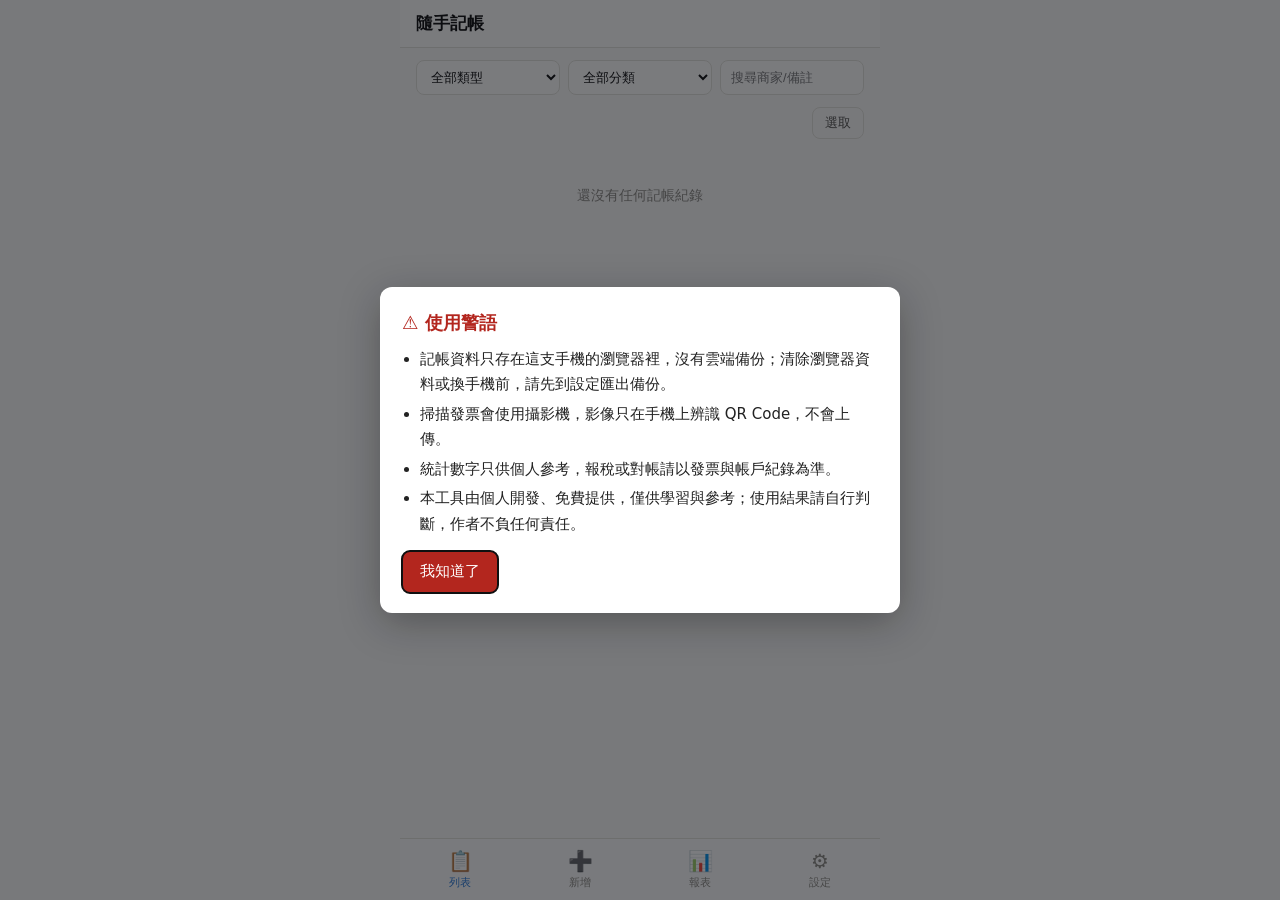
<file: index.html>
<!DOCTYPE html>
<html lang="zh-TW">
<head>
<meta charset="UTF-8">
<meta name="viewport" content="width=device-width, initial-scale=1, viewport-fit=cover">
<title>隨手記帳</title>
<meta name="theme-color" content="#2a78d6">
<link rel="manifest" href="manifest.json">
<link rel="icon" href="icons/icon-192.png">
<link rel="apple-touch-icon" href="icons/icon-192.png">
<link rel="stylesheet" href="css/app.css">
</head>
<body>
<div id="app">
  <div id="marqueeBar"><div id="marqueeTrack"></div></div>
  <header class="topbar">
    <h1 id="topbar-title">隨手記帳</h1>
    <button id="topbar-action" class="topbar-action" style="display:none"></button>
  </header>

  <main id="main"></main>

  <nav class="bottom-nav">
    <a href="#/list" data-route="list"><span class="icon">📋</span>列表</a>
    <a href="#/entry" data-route="entry"><span class="icon">➕</span>新增</a>
    <a href="#/reports" data-route="reports"><span class="icon">📊</span>報表</a>
    <a href="#/settings" data-route="settings"><span class="icon">⚙️</span>設定</a>
  </nav>
</div>

<div id="scan-overlay" class="scan-overlay" style="display:none">
  <button class="scan-close" id="scan-close">✕</button>
  <div class="scan-hint" id="scan-hint">將電子發票 QR Code 對準框內</div>
  <video id="scan-video" playsinline muted></video>
  <div class="scan-frame"></div>
  <div id="scan-status" class="scan-status" style="display:none">
    <p id="scan-status-text"></p>
    <div class="scan-status-actions">
      <button id="scan-retry" type="button">重試</button>
      <button id="scan-manual" type="button">改用手動輸入</button>
    </div>
  </div>
</div>

<div id="toast-container"></div>

<script src="lib/jsqr.min.js"></script>
<script src="js/db.js"></script>
<script src="js/invoice-parser.js"></script>
<script src="js/scanner.js"></script>
<script src="js/charts.js"></script>
<script src="js/backup.js"></script>
<script src="js/app.js"></script>
<script>
/* 頂部跑馬燈 — 獨立運作，跟上面記帳邏輯無關；內容抓自工作區共用的授權伺服器
   （doPost 不論序號是否有效都會附上 marquee 陣列，這個 App 沒有序號登入機制，
   所以直接帶空序號打，只取 marquee 欄位）。跟其他共用同一份跑馬燈 Google Sheet
   的工具改內容互通，不需要分開維護。 */
(function () {
  'use strict';
  var MARQUEE_CHECK_URL = "https://script.google.com/macros/s/AKfycbwKX0DNNbY8y4nf90BFTHtxgfqJcHHcZasRrgycl4QAe52_hkjMWSkYk4xOsqU-JPCROw/exec";
  var STORAGE_KEY = 'etpMarquee';
  var REFRESH_MS = 20 * 60 * 1000;

  var bar = document.getElementById('marqueeBar');
  var track = document.getElementById('marqueeTrack');
  var lastKey = null;

  function loadCache() {
    try { return JSON.parse(localStorage.getItem(STORAGE_KEY) || '[]'); } catch (e) { return []; }
  }
  function saveCache(items) {
    try { localStorage.setItem(STORAGE_KEY, JSON.stringify(items)); } catch (e) {}
  }
  // 把「[文字](https://...)」語法轉成可點擊連結，其餘文字維持純文字（用 createTextNode 避免 XSS）
  function appendParsedText(container, text) {
    var re = /\[([^\]]+)\]\((https?:\/\/[^\s)]+)\)/g;
    var lastIndex = 0, m;
    while ((m = re.exec(text))) {
      if (m.index > lastIndex) container.appendChild(document.createTextNode(text.slice(lastIndex, m.index)));
      var a = document.createElement('a');
      a.href = m[2];
      a.textContent = m[1];
      a.target = '_blank';
      a.rel = 'noopener noreferrer';
      a.style.color = 'inherit';
      a.style.textDecoration = 'underline';
      container.appendChild(a);
      lastIndex = re.lastIndex;
    }
    if (lastIndex < text.length) container.appendChild(document.createTextNode(text.slice(lastIndex)));
  }
  function buildTrackContent(items) {
    var frag = document.createDocumentFragment();
    function appendPass() {
      items.forEach(function (item, idx) {
        if (idx > 0) frag.appendChild(document.createTextNode('　★　'));
        appendParsedText(frag, item);
      });
    }
    appendPass();
    frag.appendChild(document.createTextNode('　★　'));
    appendPass();
    return frag;
  }
  function render(items) {
    if (!items || !items.length) return;
    var key = JSON.stringify(items);
    if (key === lastKey) return;   // 內容沒變就不重繪，避免 CSS animation 被重置而歸零重跑
    lastKey = key;
    track.innerHTML = '';
    track.appendChild(buildTrackContent(items));
    bar.classList.add('show');
    var width = track.scrollWidth / 2;
    track.style.animationDuration = Math.max(width / 80, 10) + 's';
  }
  function fetchMarquee() {
    fetch(MARQUEE_CHECK_URL, { method: 'POST', body: JSON.stringify({ serial: '' }) })
      .then(function (r) { return r.json(); })
      .then(function (data) {
        if (data && Array.isArray(data.marquee) && data.marquee.length) {
          saveCache(data.marquee);
          render(data.marquee);
        }
      })
      .catch(function () {});
  }

  render(loadCache());
  fetchMarquee();
  setInterval(fetchMarquee, REFRESH_MS);
})();
</script>

<!-- 使用警語（2026-11-20 補齊標準配備）：頁面上的入口加在訪客計數器旁，首次造訪自動跳出一次 -->
<style>
.mkw-mask{position:fixed;inset:0;background:rgba(15,18,22,.55);display:flex;align-items:center;justify-content:center;padding:16px;z-index:2147483000}
.mkw-box{background:#fff;color:#222;max-width:520px;width:100%;max-height:calc(100vh - 32px);overflow:auto;border-radius:12px;padding:20px 22px;box-shadow:0 10px 40px rgba(0,0,0,.3);font:15px/1.7 "Microsoft JhengHei","PingFang TC",system-ui,sans-serif;text-align:left}
.mkw-box h2{margin:0 0 8px;font-size:1.15rem;color:#b3261e}
.mkw-box ul{margin:0 0 14px;padding-left:1.2em}
.mkw-box li{margin:4px 0}
.mkw-box button{font:inherit;background:#b3261e;color:#fff;border:0;border-radius:8px;padding:8px 18px;cursor:pointer}
.mkw-link{color:inherit;cursor:pointer;text-decoration:underline}
.mkw-pill{position:fixed;left:10px;bottom:calc(10px + env(safe-area-inset-bottom,0px));z-index:2147482000;background:rgba(255,255,255,.92);color:#b3261e;border:1px solid #b3261e;border-radius:999px;padding:3px 10px;font:13px/1.4 "Microsoft JhengHei",system-ui,sans-serif;cursor:pointer}
@media (prefers-color-scheme:dark){.mkw-box{background:#24272b;color:#eee}.mkw-box h2{color:#ff8a80}}
</style>
<script>
(function(){
  var C = {"key":"mkw.expense-tracker-pwa.seen","items":["記帳資料只存在這支手機的瀏覽器裡，沒有雲端備份；清除瀏覽器資料或換手機前，請先到設定匯出備份。","掃描發票會使用攝影機，影像只在手機上辨識 QR Code，不會上傳。","統計數字只供個人參考，報稅或對帳請以發票與帳戶紀錄為準。","本工具由個人開發、免費提供，僅供學習與參考；使用結果請自行判斷，作者不負任何責任。"],"noPill":true};
  function open(){
    if(document.querySelector('.mkw-mask')) return;
    var m = document.createElement('div'); m.className = 'mkw-mask'; m.setAttribute('role', 'dialog'); m.setAttribute('aria-modal', 'true'); m.setAttribute('aria-label', '使用警語');
    var b = document.createElement('div'); b.className = 'mkw-box';
    var h = document.createElement('h2'); h.textContent = '⚠ 使用警語'; b.appendChild(h);
    var ul = document.createElement('ul'); C.items.forEach(function(t){ var li = document.createElement('li'); li.textContent = t; ul.appendChild(li); }); b.appendChild(ul);
    var ok = document.createElement('button'); ok.type = 'button'; ok.textContent = '我知道了'; b.appendChild(ok);
    function close(){ m.remove(); document.removeEventListener('keydown', esc, true); try{ localStorage.setItem(C.key, '1'); }catch(e){} }
    function esc(e){ if(e.key === 'Escape'){ e.stopPropagation(); close(); } }
    ok.addEventListener('click', close); m.addEventListener('click', function(e){ if(e.target === m) close(); });
    document.addEventListener('keydown', esc, true);
    m.appendChild(b); document.body.appendChild(m); ok.focus();
  }
  function link(){ var a = document.createElement('a'); a.href = '#'; a.className = 'mkw-link'; a.textContent = '⚠ 使用警語'; a.addEventListener('click', function(e){ e.preventDefault(); open(); }); return a; }
  // 入口放在訪客計數器旁邊（計數器是 JS 晚產生的也會補上）
  function attach(){
    var imgs = document.querySelectorAll('img[src*="visitor-badge"], img[src*="hits.sh"], img[src*="countapi"]'), n = 0;
    Array.prototype.forEach.call(imgs, function(img){
      var host = img.closest('a') || img;
      if(host.previousSibling && host.previousSibling.className === 'mkw-sep') { n++; return; }
      var s = document.createElement('span'); s.className = 'mkw-sep'; s.appendChild(link()); s.appendChild(document.createTextNode('　'));
      host.parentNode.insertBefore(s, host); n++;
    });
    return n;
  }
  function init(){
    var found = attach();
    if(!found && !C.noPill){ var p = document.createElement('button'); p.type = 'button'; p.className = 'mkw-pill'; p.textContent = '⚠ 使用警語'; p.addEventListener('click', open); document.body.appendChild(p); }
    var tm = null; if(window.MutationObserver) new MutationObserver(function(){ if(tm) return; tm = setTimeout(function(){ tm = null; attach(); }, 400); }).observe(document.body, {childList: true, subtree: true});
    var seen = false; try{ seen = localStorage.getItem(C.key) === '1'; }catch(e){ seen = true; }
    if(!seen) setTimeout(open, 600);
  }
  if(document.readyState === 'loading') document.addEventListener('DOMContentLoaded', init); else init();
})();
</script>
</body>
</html>
</file>
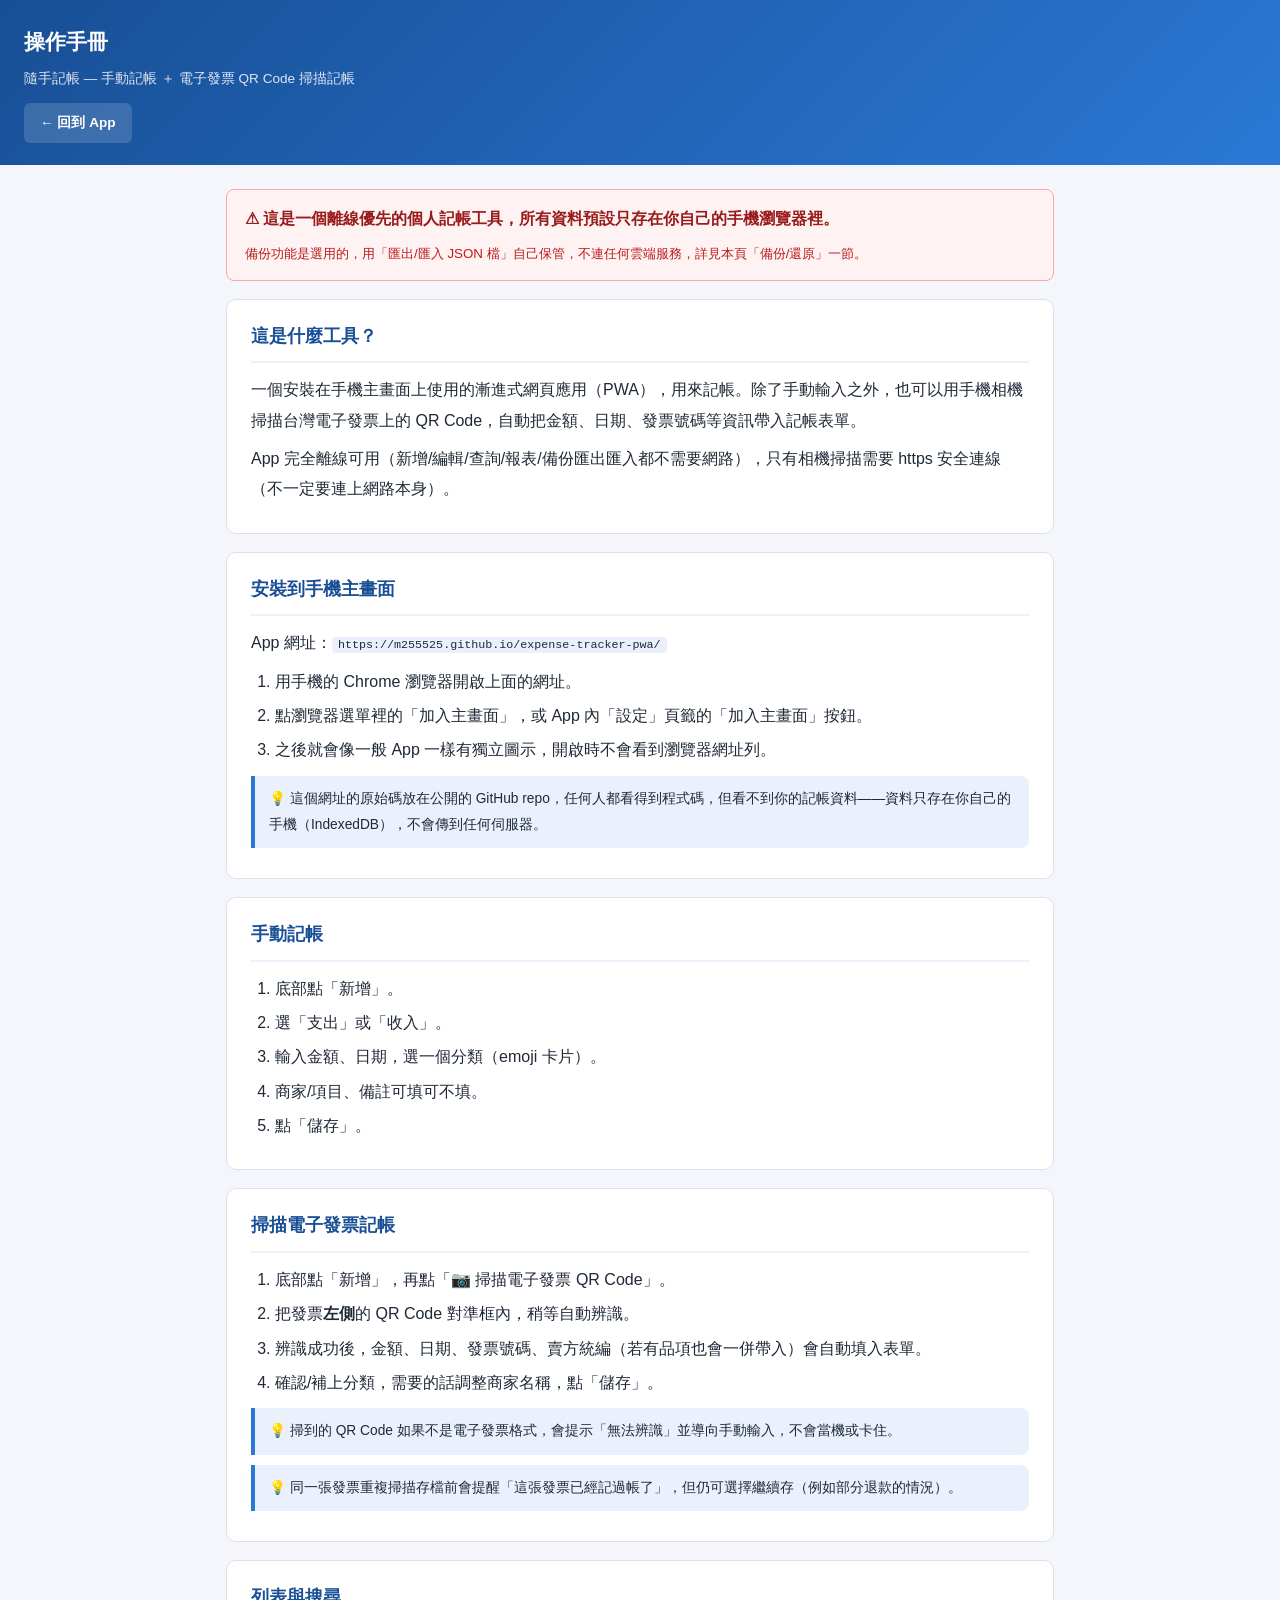
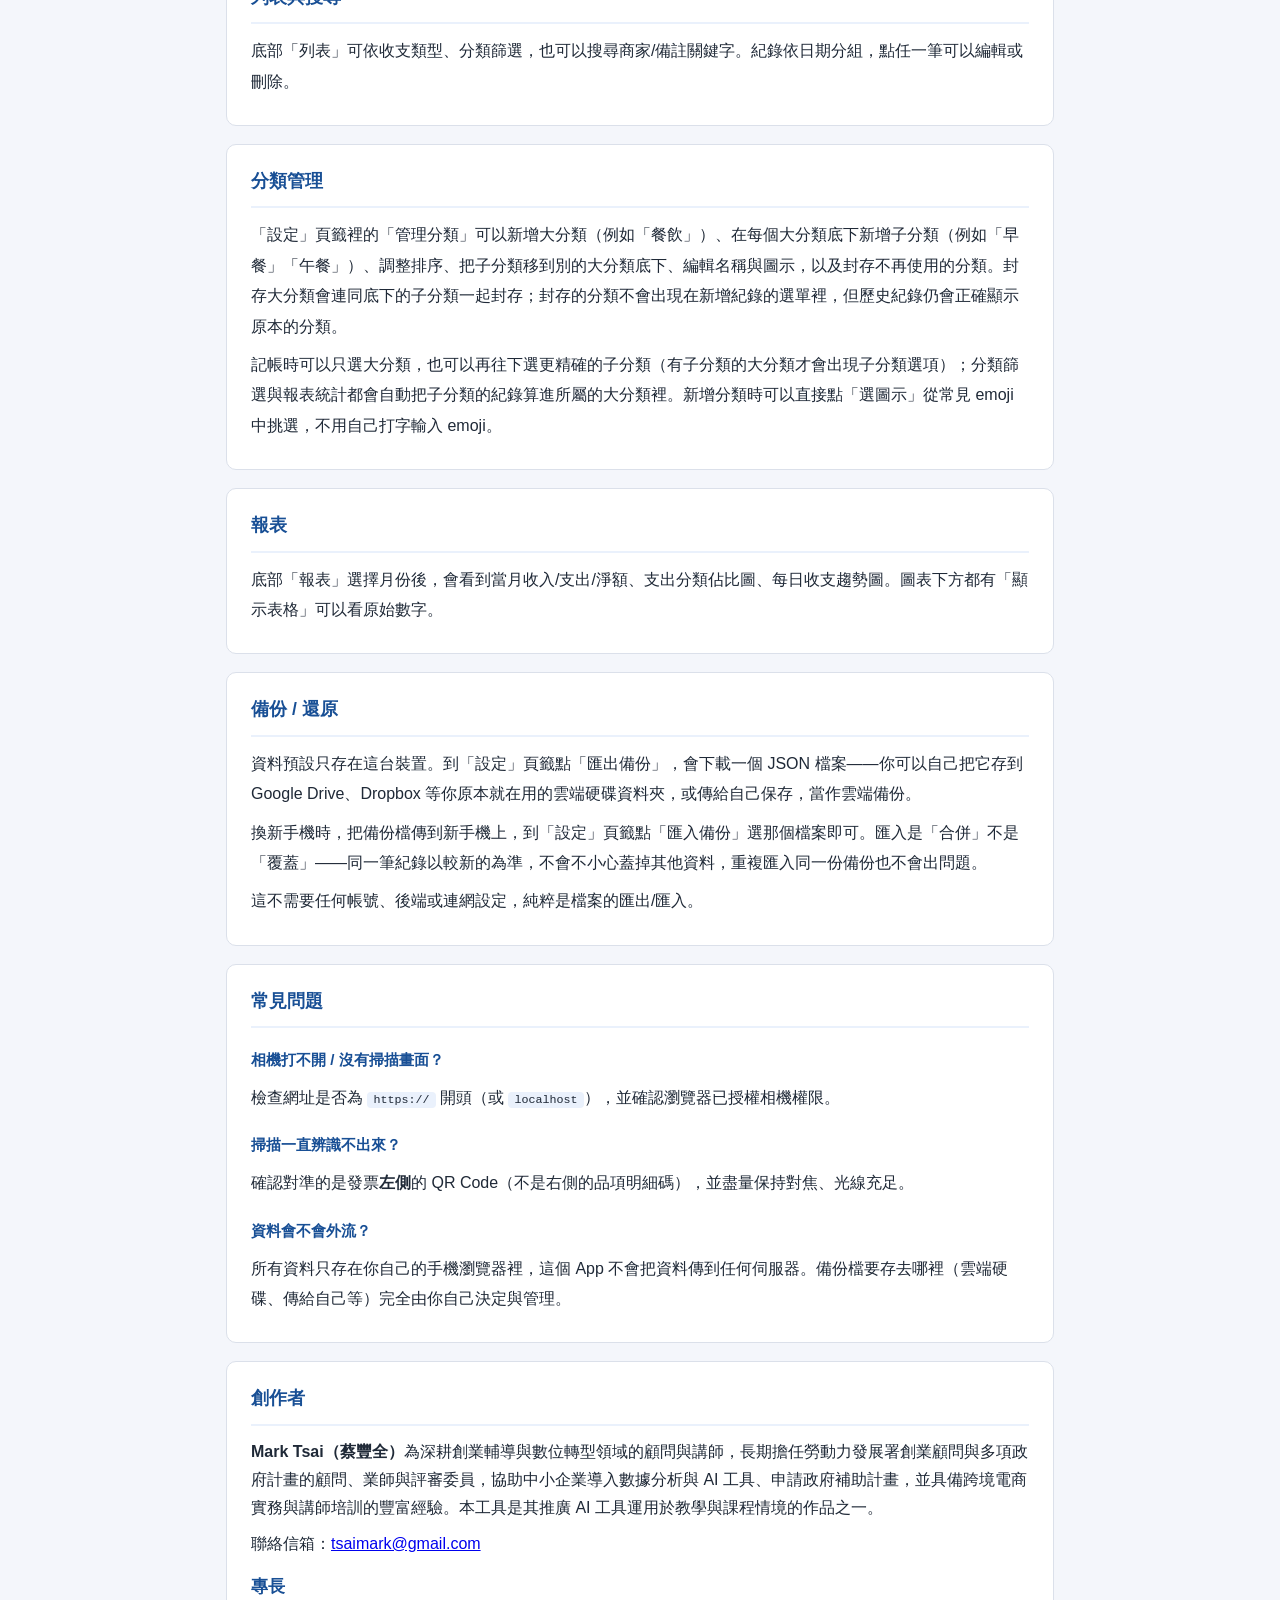
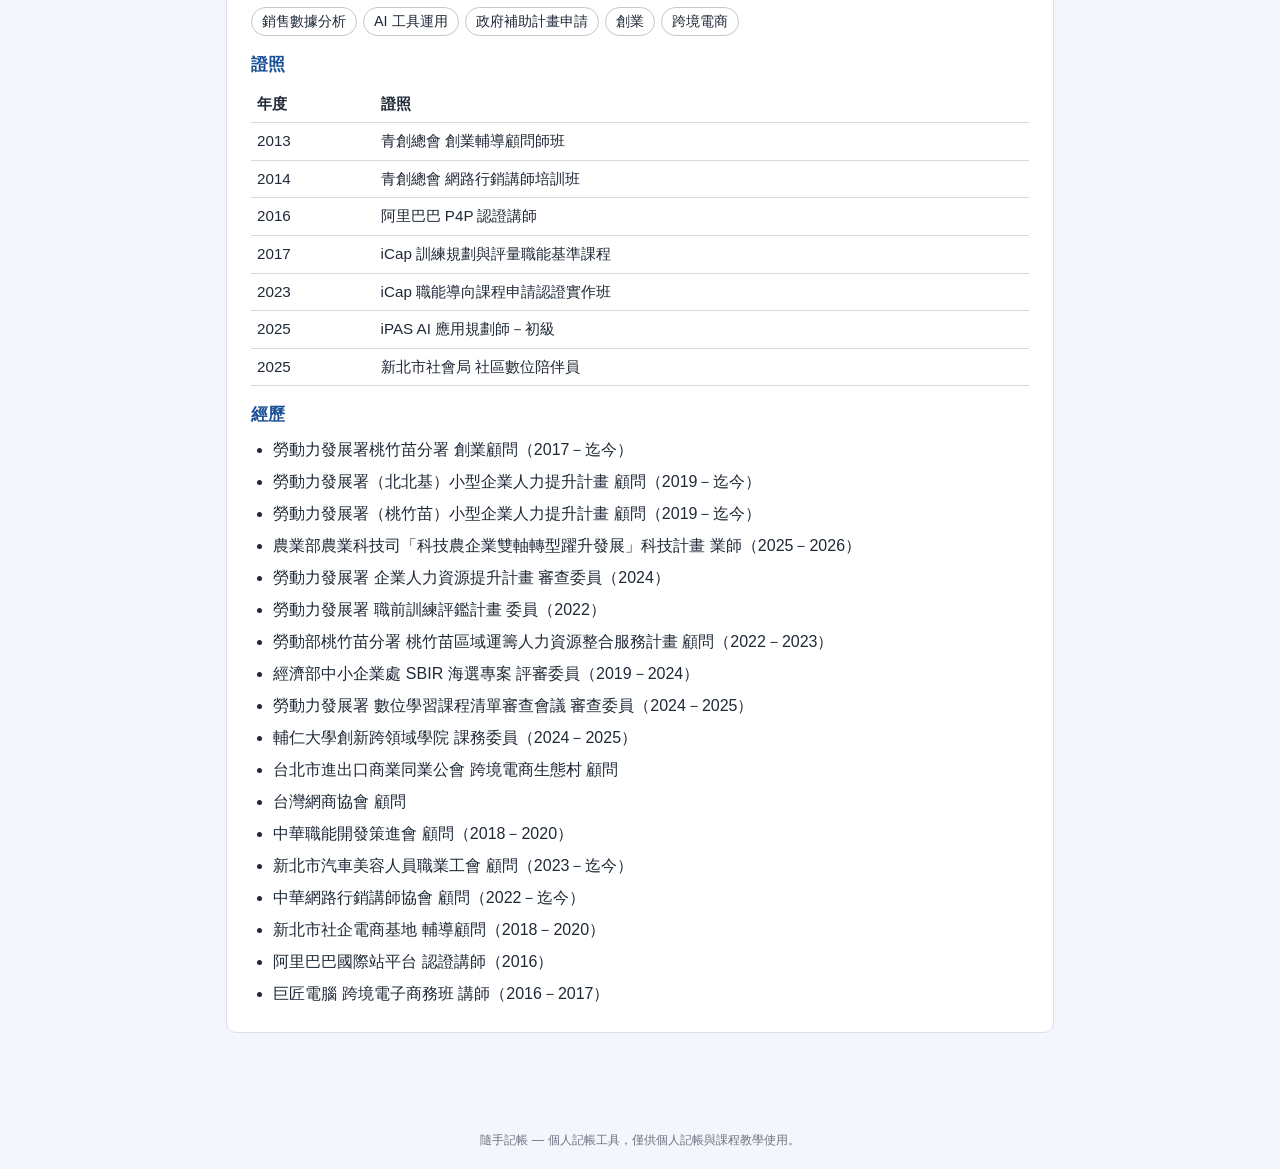
<file: manual.html>
<!DOCTYPE html>
<html lang="zh-Hant">
<head>
<meta charset="UTF-8">
<meta name="viewport" content="width=device-width, initial-scale=1.0">
<title>操作手冊｜隨手記帳</title>
<style>
  :root{
    --accent:#2a78d6; --accent-dark:#184f95; --bg:#f4f6fb; --card:#ffffff;
    --border:#dbe0ea; --text:#1f2937; --muted:#6b7280; --danger:#dc2626;
  }
  *{box-sizing:border-box;}
  body{
    margin:0; font-family:"Microsoft JhengHei","PingFang TC",sans-serif;
    background:var(--bg); color:var(--text); line-height:1.9;
  }
  header{
    background:linear-gradient(135deg,var(--accent-dark),var(--accent));
    color:#fff; padding:22px 24px;
  }
  header h1{font-size:1.3rem; margin:0;}
  header p{margin:4px 0 0; font-size:.85rem; opacity:.85;}
  header a{
    display:inline-block; margin-top:12px; color:#fff; text-decoration:none;
    background:rgba(255,255,255,.15); padding:7px 16px; border-radius:6px; font-size:.85rem; font-weight:600;
  }
  header a:hover{background:rgba(255,255,255,.28);}
  main{max-width:860px; margin:0 auto; padding:24px 16px 60px;}
  .card{
    background:var(--card); border:1px solid var(--border); border-radius:10px;
    padding:20px 24px; margin-bottom:18px;
  }
  h2{
    font-size:1.1rem; color:var(--accent-dark); margin:0 0 12px;
    padding-bottom:8px; border-bottom:2px solid #eaf1fc;
  }
  h3{font-size:.95rem; color:var(--accent-dark); margin:18px 0 6px;}
  p{margin:8px 0;}
  ul,ol{margin:8px 0; padding-left:24px;}
  li{margin:4px 0;}
  code{background:#eaf1fc; padding:1px 6px; border-radius:4px; font-size:.9em;}
  .warning{
    background:#fef2f2; border:1px solid #fca5a5; border-radius:8px;
    padding:14px 18px; color:#991b1b; font-weight:600; margin-bottom:18px;
  }
  .warning small{display:block; font-weight:400; margin-top:6px; color:#b91c1c;}
  .tip{
    background:#eaf1fc; border-left:4px solid var(--accent); border-radius:0 8px 8px 0;
    padding:10px 14px; font-size:.86rem; margin:10px 0;
  }
  .badge{
    display:inline-block; background:#eaf1fc; color:var(--accent-dark);
    border-radius:999px; padding:2px 12px; font-size:.78rem; font-weight:600; margin-right:6px;
  }
  footer{text-align:center; padding:18px; font-size:.78rem; color:var(--muted); line-height:1.8;}
  footer a{color:var(--accent);}
</style>
</head>
<body>

<header>
  <h1>操作手冊</h1>
  <p>隨手記帳 — 手動記帳 ＋ 電子發票 QR Code 掃描記帳</p>
  <a href="index.html">← 回到 App</a>
</header>

<main>

<div class="warning">
  ⚠ 這是一個離線優先的個人記帳工具，所有資料預設只存在你自己的手機瀏覽器裡。
  <small>備份功能是選用的，用「匯出/匯入 JSON 檔」自己保管，不連任何雲端服務，詳見本頁「備份/還原」一節。</small>
</div>

<div class="card">
  <h2>這是什麼工具？</h2>
  <p>一個安裝在手機主畫面上使用的漸進式網頁應用（PWA），用來記帳。除了手動輸入之外，也可以用手機相機掃描台灣電子發票上的 QR Code，自動把金額、日期、發票號碼等資訊帶入記帳表單。</p>
  <p>App 完全離線可用（新增/編輯/查詢/報表/備份匯出匯入都不需要網路），只有相機掃描需要 https 安全連線（不一定要連上網路本身）。</p>
</div>

<div class="card">
  <h2>安裝到手機主畫面</h2>
  <p>App 網址：<code>https://m255525.github.io/expense-tracker-pwa/</code></p>
  <ol>
    <li>用手機的 Chrome 瀏覽器開啟上面的網址。</li>
    <li>點瀏覽器選單裡的「加入主畫面」，或 App 內「設定」頁籤的「加入主畫面」按鈕。</li>
    <li>之後就會像一般 App 一樣有獨立圖示，開啟時不會看到瀏覽器網址列。</li>
  </ol>
  <div class="tip">💡 這個網址的原始碼放在公開的 GitHub repo，任何人都看得到程式碼，但看不到你的記帳資料——資料只存在你自己的手機（IndexedDB），不會傳到任何伺服器。</div>
</div>

<div class="card">
  <h2>手動記帳</h2>
  <ol>
    <li>底部點「新增」。</li>
    <li>選「支出」或「收入」。</li>
    <li>輸入金額、日期，選一個分類（emoji 卡片）。</li>
    <li>商家/項目、備註可填可不填。</li>
    <li>點「儲存」。</li>
  </ol>
</div>

<div class="card">
  <h2>掃描電子發票記帳</h2>
  <ol>
    <li>底部點「新增」，再點「📷 掃描電子發票 QR Code」。</li>
    <li>把發票<strong>左側</strong>的 QR Code 對準框內，稍等自動辨識。</li>
    <li>辨識成功後，金額、日期、發票號碼、賣方統編（若有品項也會一併帶入）會自動填入表單。</li>
    <li>確認/補上分類，需要的話調整商家名稱，點「儲存」。</li>
  </ol>
  <div class="tip">💡 掃到的 QR Code 如果不是電子發票格式，會提示「無法辨識」並導向手動輸入，不會當機或卡住。</div>
  <div class="tip">💡 同一張發票重複掃描存檔前會提醒「這張發票已經記過帳了」，但仍可選擇繼續存（例如部分退款的情況）。</div>
</div>

<div class="card">
  <h2>列表與搜尋</h2>
  <p>底部「列表」可依收支類型、分類篩選，也可以搜尋商家/備註關鍵字。紀錄依日期分組，點任一筆可以編輯或刪除。</p>
</div>

<div class="card">
  <h2>分類管理</h2>
  <p>「設定」頁籤裡的「管理分類」可以新增大分類（例如「餐飲」）、在每個大分類底下新增子分類（例如「早餐」「午餐」）、調整排序、把子分類移到別的大分類底下、編輯名稱與圖示，以及封存不再使用的分類。封存大分類會連同底下的子分類一起封存；封存的分類不會出現在新增紀錄的選單裡，但歷史紀錄仍會正確顯示原本的分類。</p>
  <p>記帳時可以只選大分類，也可以再往下選更精確的子分類（有子分類的大分類才會出現子分類選項）；分類篩選與報表統計都會自動把子分類的紀錄算進所屬的大分類裡。新增分類時可以直接點「選圖示」從常見 emoji 中挑選，不用自己打字輸入 emoji。</p>
</div>

<div class="card">
  <h2>報表</h2>
  <p>底部「報表」選擇月份後，會看到當月收入/支出/淨額、支出分類佔比圖、每日收支趨勢圖。圖表下方都有「顯示表格」可以看原始數字。</p>
</div>

<div class="card">
  <h2>備份 / 還原</h2>
  <p>資料預設只存在這台裝置。到「設定」頁籤點「匯出備份」，會下載一個 JSON 檔案——你可以自己把它存到 Google Drive、Dropbox 等你原本就在用的雲端硬碟資料夾，或傳給自己保存，當作雲端備份。</p>
  <p>換新手機時，把備份檔傳到新手機上，到「設定」頁籤點「匯入備份」選那個檔案即可。匯入是「合併」不是「覆蓋」——同一筆紀錄以較新的為準，不會不小心蓋掉其他資料，重複匯入同一份備份也不會出問題。</p>
  <p>這不需要任何帳號、後端或連網設定，純粹是檔案的匯出/匯入。</p>
</div>

<div class="card">
  <h2>常見問題</h2>
  <h3>相機打不開 / 沒有掃描畫面？</h3>
  <p>檢查網址是否為 <code>https://</code> 開頭（或 <code>localhost</code>），並確認瀏覽器已授權相機權限。</p>
  <h3>掃描一直辨識不出來？</h3>
  <p>確認對準的是發票<strong>左側</strong>的 QR Code（不是右側的品項明細碼），並盡量保持對焦、光線充足。</p>
  <h3>資料會不會外流？</h3>
  <p>所有資料只存在你自己的手機瀏覽器裡，這個 App 不會把資料傳到任何伺服器。備份檔要存去哪裡（雲端硬碟、傳給自己等）完全由你自己決定與管理。</p>
</div>

<div class="card" id="creator">
  <h2>創作者</h2>
<div class="mk-creator">
<style>.mk-creator{line-height:1.75}.mk-creator h3{margin:14px 0 6px;font-size:1.05em}.mk-creator table{width:100%;border-collapse:collapse;font-size:.95em}.mk-creator td,.mk-creator th{text-align:left;padding:5px 6px;border-bottom:1px solid rgba(128,128,128,.3);vertical-align:top}.mk-creator th{white-space:nowrap}.mk-creator ul{margin:4px 0;padding-left:1.4em}.mk-creator .mk-tags{display:flex;flex-wrap:wrap;gap:6px;margin:4px 0}.mk-creator .mk-tags span{border:1px solid rgba(128,128,128,.45);border-radius:999px;padding:1px 10px;font-size:.9em}</style>
<p><b>Mark Tsai（蔡豐全）</b>為深耕創業輔導與數位轉型領域的顧問與講師，長期擔任勞動力發展署創業顧問與多項政府計畫的顧問、業師與評審委員，協助中小企業導入數據分析與 AI 工具、申請政府補助計畫，並具備跨境電商實務與講師培訓的豐富經驗。本工具是其推廣 AI 工具運用於教學與課程情境的作品之一。</p>
<p>聯絡信箱：<a href="mailto:tsaimark@gmail.com">tsaimark@gmail.com</a></p>
<h3>專長</h3>
<div class="mk-tags"><span>銷售數據分析</span><span>AI 工具運用</span><span>政府補助計畫申請</span><span>創業</span><span>跨境電商</span></div>
<h3>證照</h3>
<table>
<thead><tr><th>年度</th><th>證照</th></tr></thead>
<tbody>
<tr><td>2013</td><td>青創總會 創業輔導顧問師班</td></tr>
<tr><td>2014</td><td>青創總會 網路行銷講師培訓班</td></tr>
<tr><td>2016</td><td>阿里巴巴 P4P 認證講師</td></tr>
<tr><td>2017</td><td>iCap 訓練規劃與評量職能基準課程</td></tr>
<tr><td>2023</td><td>iCap 職能導向課程申請認證實作班</td></tr>
<tr><td>2025</td><td>iPAS AI 應用規劃師－初級</td></tr>
<tr><td>2025</td><td>新北市社會局 社區數位陪伴員</td></tr>
</tbody>
</table>
<h3>經歷</h3>
<ul>
<li>勞動力發展署桃竹苗分署 創業顧問（2017－迄今）</li>
<li>勞動力發展署（北北基）小型企業人力提升計畫 顧問（2019－迄今）</li>
<li>勞動力發展署（桃竹苗）小型企業人力提升計畫 顧問（2019－迄今）</li>
<li>農業部農業科技司「科技農企業雙軸轉型躍升發展」科技計畫 業師（2025－2026）</li>
<li>勞動力發展署 企業人力資源提升計畫 審查委員（2024）</li>
<li>勞動力發展署 職前訓練評鑑計畫 委員（2022）</li>
<li>勞動部桃竹苗分署 桃竹苗區域運籌人力資源整合服務計畫 顧問（2022－2023）</li>
<li>經濟部中小企業處 SBIR 海選專案 評審委員（2019－2024）</li>
<li>勞動力發展署 數位學習課程清單審查會議 審查委員（2024－2025）</li>
<li>輔仁大學創新跨領域學院 課務委員（2024－2025）</li>
<li>台北市進出口商業同業公會 跨境電商生態村 顧問</li>
<li>台灣網商協會 顧問</li>
<li>中華職能開發策進會 顧問（2018－2020）</li>
<li>新北市汽車美容人員職業工會 顧問（2023－迄今）</li>
<li>中華網路行銷講師協會 顧問（2022－迄今）</li>
<li>新北市社企電商基地 輔導顧問（2018－2020）</li>
<li>阿里巴巴國際站平台 認證講師（2016）</li>
<li>巨匠電腦 跨境電子商務班 講師（2016－2017）</li>
</ul>
</div>
</div>
</main>

<footer>
  隨手記帳 — 個人記帳工具，僅供個人記帳與課程教學使用。
</footer>

</body>
</html>
</file>
<file: css/app.css>
:root {
  color-scheme: light;
  --bg: #f9f9f7;
  --surface: #fcfcfb;
  --text-primary: #0b0b0b;
  --text-secondary: #52514e;
  --text-muted: #898781;
  --border: #e1e0d9;
  --accent: #2a78d6;
  --good: #006300;
  --critical: #d03b3b;
  --chip-bg: #f0efec;
}
@media (prefers-color-scheme: dark) {
  :root {
    color-scheme: dark;
    --bg: #0d0d0d;
    --surface: #1a1a19;
    --text-primary: #ffffff;
    --text-secondary: #c3c2b7;
    --text-muted: #898781;
    --border: #2c2c2a;
    --accent: #3987e5;
    --good: #0ca30c;
    --critical: #e66767;
    --chip-bg: #26262388;
  }
}

* { box-sizing: border-box; }
html, body { height: 100%; }
body {
  margin: 0;
  font-family: system-ui, -apple-system, "Segoe UI", sans-serif;
  background: var(--bg);
  color: var(--text-primary);
  -webkit-tap-highlight-color: transparent;
}

#app {
  max-width: 480px;
  margin: 0 auto;
  min-height: 100vh;
  display: flex;
  flex-direction: column;
  background: var(--bg);
}

header.topbar {
  position: sticky;
  top: 0;
  z-index: 10;
  background: var(--surface);
  border-bottom: 1px solid var(--border);
  padding: 12px 16px;
  display: flex;
  align-items: center;
  justify-content: space-between;
}
header.topbar h1 { font-size: 17px; margin: 0; font-weight: 600; }
header.topbar .topbar-action { background: none; border: none; color: var(--accent); font-size: 14px; cursor: pointer; padding: 4px 8px; }

main {
  flex: 1;
  padding: 12px 16px 88px;
  overflow-y: auto;
}

nav.bottom-nav {
  position: fixed;
  bottom: 0;
  left: 50%;
  transform: translateX(-50%);
  width: 100%;
  max-width: 480px;
  display: flex;
  background: var(--surface);
  border-top: 1px solid var(--border);
  padding: 6px 0 max(6px, env(safe-area-inset-bottom));
  z-index: 20;
}
nav.bottom-nav a {
  flex: 1;
  text-align: center;
  text-decoration: none;
  color: var(--text-muted);
  font-size: 11px;
  padding: 4px 0;
  display: flex;
  flex-direction: column;
  align-items: center;
  gap: 2px;
}
nav.bottom-nav a .icon { font-size: 20px; }
nav.bottom-nav a.active { color: var(--accent); }

/* 頂部跑馬燈（內容來自跟工作區其他工具共用的 Google Sheet「跑馬燈」檔案）。
   #app 是 min-height:100vh 的 flex column、main 自己 overflow-y:auto 內部捲動，
   所以這裡用 flex item 插進 #app 最上面，不用 position:fixed——這個殼層本來就
   不會在 window 層級捲動，用 fixed 反而多一層不必要的疊層管理。 */
#marqueeBar { flex: 0 0 auto; height: 28px; background: var(--surface); border-bottom: 1px solid var(--border); overflow: hidden; display: none; align-items: center; }
#marqueeBar.show { display: flex; }
#marqueeTrack { display: inline-block; white-space: nowrap; padding-left: 100%; font-size: 12px; font-weight: 600; color: var(--accent); animation: marquee-scroll 30s linear infinite; }
#marqueeBar:hover #marqueeTrack{animation-play-state:paused}
@keyframes marquee-scroll { from { transform: translateX(0); } to { transform: translateX(-50%); } }

.card {
  background: var(--surface);
  border: 1px solid var(--border);
  border-radius: 10px;
  padding: 12px 14px;
  margin-bottom: 12px;
}

.item-table {
  width: 100%;
  border-collapse: collapse;
  font-size: 13px;
}
.item-table th, .item-table td {
  padding: 6px 4px;
  text-align: right;
  border-bottom: 1px solid var(--border);
  color: var(--text-primary);
}
.item-table th { color: var(--text-muted); font-weight: 500; font-size: 12px; }
.item-table th:first-child, .item-table td:first-child { text-align: left; }
.item-table tr:last-child td { border-bottom: none; }

.day-group { margin-bottom: 14px; }
.day-group-header {
  display: flex;
  justify-content: space-between;
  font-size: 12px;
  color: var(--text-muted);
  padding: 4px 2px;
}
.entry-row {
  display: flex;
  align-items: center;
  gap: 10px;
  padding: 10px 4px;
  border-bottom: 1px solid var(--border);
  cursor: pointer;
}
.entry-row:last-child { border-bottom: none; }
.entry-icon { font-size: 22px; width: 30px; text-align: center; flex: none; }
.entry-main { flex: 1; min-width: 0; }
.entry-title { font-size: 14px; font-weight: 500; overflow: hidden; text-overflow: ellipsis; white-space: nowrap; }
.entry-sub { font-size: 12px; color: var(--text-muted); }
.entry-amount { font-size: 14px; font-weight: 600; white-space: nowrap; }
.entry-amount.income { color: var(--good); }
.entry-amount.expense { color: var(--critical); }
.entry-select-checkbox { width: 20px; height: 20px; flex: none; accent-color: var(--accent); }

.btn-select-toggle {
  background: none;
  border: 1px solid var(--border);
  border-radius: 8px;
  padding: 6px 12px;
  font-size: 13px;
  color: var(--text-secondary);
  cursor: pointer;
}
.selection-bar {
  display: flex;
  align-items: center;
  justify-content: space-between;
  background: var(--chip-bg);
  border-radius: 8px;
  padding: 10px 14px;
  margin-bottom: 12px;
  font-size: 13px;
  color: var(--text-primary);
}
.btn-selection-delete {
  background: var(--critical);
  color: #fff;
  border: none;
  border-radius: 8px;
  padding: 8px 14px;
  font-size: 13px;
  font-weight: 600;
  cursor: pointer;
}

.filter-row { display: flex; gap: 8px; margin-bottom: 12px; flex-wrap: wrap; }
.filter-row select, .filter-row input[type="date"], .filter-row input[type="text"] {
  flex: 1;
  min-width: 0;
  padding: 8px 10px;
  border-radius: 8px;
  border: 1px solid var(--border);
  background: var(--surface);
  color: var(--text-primary);
  font-size: 13px;
}

.form-field { margin-bottom: 14px; }
.form-field label { display: block; font-size: 13px; color: var(--text-secondary); margin-bottom: 6px; }
.form-field input, .form-field textarea, .form-field select {
  width: 100%;
  padding: 10px 12px;
  border-radius: 8px;
  border: 1px solid var(--border);
  background: var(--surface);
  color: var(--text-primary);
  font-size: 15px;
  font-family: inherit;
}
.type-toggle { display: flex; gap: 8px; margin-bottom: 14px; }
.type-toggle button {
  flex: 1;
  padding: 10px;
  border-radius: 8px;
  border: 1px solid var(--border);
  background: var(--surface);
  color: var(--text-secondary);
  font-size: 14px;
  cursor: pointer;
}
.type-toggle button.active.expense { background: var(--critical); color: #fff; border-color: var(--critical); }
.type-toggle button.active.income { background: var(--good); color: #fff; border-color: var(--good); }

.chip-grid { display: flex; flex-wrap: wrap; gap: 8px; }
.chip {
  padding: 8px 12px;
  border-radius: 999px;
  background: var(--chip-bg);
  border: 1px solid transparent;
  font-size: 13px;
  cursor: pointer;
  color: var(--text-primary);
}
.chip.selected { border-color: var(--accent); background: color-mix(in srgb, var(--accent) 18%, var(--chip-bg)); }

.btn {
  display: inline-block;
  padding: 11px 18px;
  border-radius: 8px;
  border: none;
  font-size: 15px;
  font-weight: 600;
  cursor: pointer;
  width: 100%;
  text-align: center;
}
.btn-primary { background: var(--accent); color: #fff; }
.btn-secondary { background: var(--chip-bg); color: var(--text-primary); margin-top: 8px; }
.btn-danger { background: transparent; color: var(--critical); margin-top: 8px; }
.btn-row { display: flex; gap: 8px; }
.btn-row .btn { width: auto; flex: 1; }

.kpi-row { display: flex; gap: 8px; margin-bottom: 16px; }
.kpi-tile { flex: 1; background: var(--surface); border: 1px solid var(--border); border-radius: 10px; padding: 10px 12px; text-align: center; }
.kpi-tile .label { font-size: 11px; color: var(--text-muted); }
.kpi-tile .value { font-size: 16px; font-weight: 700; margin-top: 2px; }

.section-title { font-size: 13px; color: var(--text-secondary); margin: 18px 0 8px; font-weight: 600; }

.scan-overlay {
  position: fixed;
  inset: 0;
  background: #000;
  z-index: 100;
  display: flex;
  flex-direction: column;
}
.scan-overlay video { flex: 1; width: 100%; object-fit: cover; }
.scan-overlay .scan-hint {
  position: absolute;
  top: 16px; left: 0; right: 0;
  text-align: center;
  color: #fff;
  font-size: 14px;
  text-shadow: 0 1px 3px rgba(0,0,0,.6);
}
.scan-overlay .scan-close {
  position: absolute;
  top: 12px; right: 12px;
  background: rgba(0,0,0,.5);
  color: #fff;
  border: none;
  border-radius: 999px;
  width: 36px; height: 36px;
  font-size: 18px;
  cursor: pointer;
}
.scan-overlay .scan-frame {
  position: absolute;
  top: 50%; left: 50%;
  transform: translate(-50%, -50%);
  width: 70vw; max-width: 280px; aspect-ratio: 1;
  border: 2px solid #fff;
  border-radius: 12px;
  box-shadow: 0 0 0 999px rgba(0,0,0,.35);
}

/* 深色掃描疊層自成一套配色，不跟隨系統 light/dark（本來就是黑底），
   這樣錯誤訊息才能保證看得清楚，不會被黑色背景吃掉對比度。 */
.scan-status {
  position: absolute;
  inset: 0;
  z-index: 5;
  display: flex;
  flex-direction: column;
  align-items: center;
  justify-content: center;
  gap: 16px;
  padding: 24px;
  text-align: center;
  background: rgba(0,0,0,.72);
}
.scan-status p {
  color: #fff;
  font-size: 15px;
  line-height: 1.6;
  margin: 0;
  max-width: 320px;
}
.scan-status-actions {
  display: flex;
  gap: 10px;
}
.scan-status-actions button {
  padding: 10px 18px;
  border-radius: 8px;
  border: none;
  font-size: 14px;
  font-weight: 600;
  cursor: pointer;
}
#scan-retry { background: #2a78d6; color: #fff; }
#scan-manual { background: rgba(255,255,255,.15); color: #fff; }

.empty-state { text-align: center; color: var(--text-muted); padding: 40px 12px; font-size: 14px; }

.toast {
  position: fixed;
  bottom: 74px; left: 50%; transform: translateX(-50%);
  background: var(--text-primary); color: var(--bg);
  padding: 8px 16px; border-radius: 999px; font-size: 13px;
  z-index: 200; opacity: 0.95;
}

.muted-note { font-size: 12px; color: var(--text-muted); margin-top: 4px; }

.about-credit { font-size: 12px; color: var(--text-secondary); margin-top: 10px; text-align: center; }

.cat-manage-row { display: flex; align-items: center; gap: 8px; padding: 8px 0; border-bottom: 1px solid var(--border); flex-wrap: wrap; }
.cat-manage-row .cat-name { flex: 1; min-width: 60px; }
.cat-manage-row button { background: none; border: 1px solid var(--border); border-radius: 6px; padding: 4px 8px; font-size: 12px; color: var(--text-secondary); cursor: pointer; }
.cat-manage-row select { background: var(--surface); border: 1px solid var(--border); border-radius: 6px; padding: 4px 6px; font-size: 12px; color: var(--text-secondary); }
/* 子分類列：往右縮排＋左側加一條淡淡的層級線，讓「屬於哪個大分類」一眼看得出來 */
.cat-manage-row-child { padding-left: 22px; position: relative; }
.cat-manage-row-child::before { content: ''; position: absolute; left: 8px; top: 0; bottom: 0; width: 1px; background: var(--border); }
.cat-add-sub { border-bottom: none; padding: 10px 0 14px 22px; }
.cat-add-sub input[type="text"] { border: 1px solid var(--border); border-radius: 6px; padding: 6px 8px; font-size: 13px; background: var(--surface); color: var(--text-primary); }
.cat-add-sub button { background: var(--chip-bg); border: 1px solid var(--border); border-radius: 6px; padding: 6px 10px; font-size: 12px; color: var(--text-primary); cursor: pointer; white-space: nowrap; }

.icon-picker-toggle { background: var(--chip-bg); border: 1px solid var(--border); border-radius: 6px; padding: 6px 10px; font-size: 12px; color: var(--text-primary); cursor: pointer; white-space: nowrap; }
.emoji-grid {
  display: grid;
  grid-template-columns: repeat(8, 1fr);
  gap: 4px;
  max-height: 160px;
  overflow-y: auto;
  padding: 8px;
  border: 1px solid var(--border);
  border-radius: 8px;
  background: var(--surface);
}
.emoji-choice {
  background: none;
  border: none;
  font-size: 18px;
  line-height: 1;
  padding: 6px 0;
  border-radius: 6px;
  cursor: pointer;
}
.emoji-choice:active, .emoji-choice:hover { background: var(--chip-bg); }

a.install-link {
  display: block;
  text-align: center;
  padding: 8px;
  font-size: 13px;
  color: var(--accent);
}
</file>
